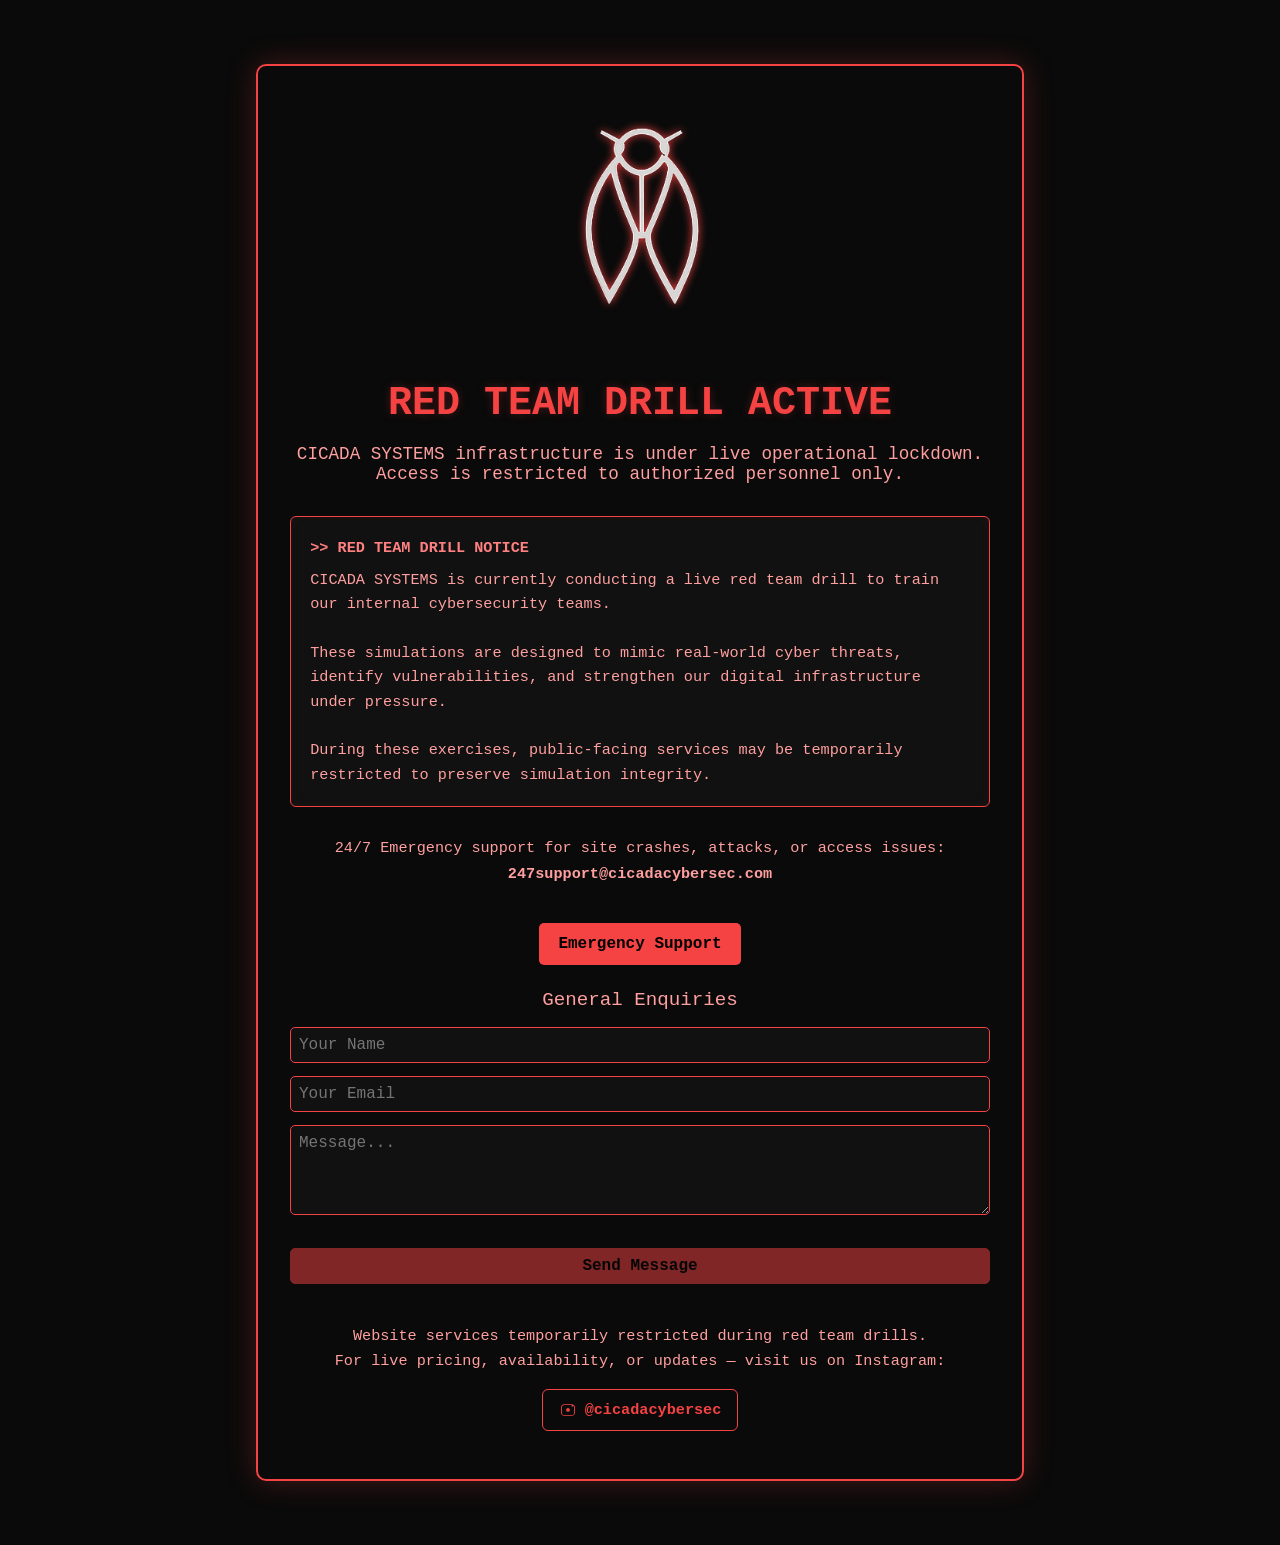
<file: index.html>
<!DOCTYPE html>
<html lang="en">
<head>
  <meta charset="UTF-8" />
  <meta name="viewport" content="width=device-width, initial-scale=1" />
  <title>CICADA SYSTEMS | RED TEAM DRILLS</title>
  <link rel="icon" href="data:," />
  <script src="https://challenges.cloudflare.com/turnstile/v0/api.js" async defer></script>
  <style>
    :root {
      --glow-red: #f54242;
      --glow-faint: #f5424240;
      --bg: #0a0a0a;
      --txt: #f54242;
      --txt-secondary: #ff9f9f;
      --font: 'Courier New', monospace;
    }

    html, body {
      margin: 0;
      padding: 2rem 0;
      background: var(--bg);
      color: var(--txt);
      font-family: var(--font);
      min-height: 100vh;
      text-align: center;
    }

    .frame {
      border: 2px solid var(--glow-red);
      border-radius: 10px;
      box-shadow: 0 0 30px var(--glow-faint);
      padding: 3rem 2rem;
      max-width: 700px;
      width: 90%;
      margin: 0 auto;
    }

    .logo {
      max-width: 130px;
      margin-bottom: 1.5rem;
      filter: drop-shadow(0 0 4px var(--glow-red));
    }

    h1 {
      font-size: 2.5rem;
      margin-bottom: 1rem;
      text-shadow: 0 0 10px var(--glow-faint);
    }

    p {
      font-size: 1.1rem;
      color: var(--txt-secondary);
      margin-bottom: 2rem;
    }

    .terminal {
      background: #111;
      padding: 1.2rem;
      border-radius: 6px;
      text-align: left;
      font-size: 0.95rem;
      line-height: 1.6;
      border: 1px solid var(--glow-red);
      box-shadow: inset 0 0 10px #f5424210;
      margin-bottom: 2rem;
      color: var(--txt-secondary);
    }

    .terminal::before {
      content: ">> RED TEAM DRILL NOTICE";
      display: block;
      margin-bottom: 0.5rem;
      color: #ff8080;
      font-weight: bold;
    }

    .support-desc {
      font-size: 0.95rem;
      color: var(--txt-secondary);
      margin-bottom: 0.5rem;
    }

    .support-email {
      font-size: 0.95rem;
      color: var(--txt-secondary);
      margin-bottom: 1rem;
    }

    .support-btn {
      display: inline-block;
      margin: 1.5rem 0;
      padding: 0.75rem 1.2rem;
      font-size: 1rem;
      color: #000;
      background-color: var(--glow-red);
      border: none;
      border-radius: 5px;
      font-weight: bold;
      text-decoration: none;
      transition: background 0.3s;
    }

    .support-btn:hover {
      background-color: #ff6b6b;
    }

    .form-heading {
      font-size: 1.2rem;
      margin-bottom: 0.8rem;
      color: var(--txt-secondary);
    }

    form {
      display: flex;
      flex-direction: column;
      gap: 0.8rem;
      margin-top: 1rem;
    }

    input, textarea, button {
      font-family: var(--font);
      font-size: 1rem;
      padding: 0.5rem;
      border: 1px solid var(--glow-red);
      background: #111;
      color: var(--txt);
      border-radius: 5px;
    }

    button {
      background-color: var(--glow-red);
      color: #000;
      font-weight: bold;
      cursor: not-allowed;
      transition: background 0.3s;
      opacity: 0.5;
    }

    button.enabled {
      cursor: pointer;
      opacity: 1;
    }

    button.enabled:hover {
      background-color: #ff6b6b;
    }

    .cf-turnstile {
      margin-top: 0.5rem;
      display: flex;
      justify-content: center;
    }

    .fallback-msg {
      margin-top: 2.5rem;
      font-size: 0.95rem;
      color: var(--txt-secondary);
      line-height: 1.6;
    }

    .insta-btn-wrap {
      margin-top: 1rem;
    }

    .insta-btn {
      display: inline-flex;
      align-items: center;
      gap: 0.5rem;
      padding: 0.5rem 1rem;
      color: var(--txt);
      border: 1px solid var(--glow-red);
      border-radius: 6px;
      text-decoration: none;
      font-weight: bold;
      transition: all 0.3s ease;
    }

    .insta-btn svg {
      transition: fill 0.3s ease;
    }

    .insta-btn:hover {
      color: #000;
      background-color: var(--glow-red);
    }

    .insta-btn:hover svg {
      fill: #000;
    }

    @media (max-width: 600px) {
      h1 { font-size: 2rem; }
      p { font-size: 1rem; }
      .terminal { font-size: 0.85rem; }
    }
  </style>
</head>
<body>
  <div class="frame">
    <img src="logo.png" alt="CICADA Logo" class="logo" />

    <h1>RED TEAM DRILL ACTIVE</h1>
    <p>
      CICADA SYSTEMS infrastructure is under live operational lockdown.<br />
      Access is restricted to authorized personnel only.
    </p>

    <div class="terminal">
      CICADA SYSTEMS is currently conducting a live red team drill to train our internal cybersecurity teams.<br><br>
      These simulations are designed to mimic real-world cyber threats, identify vulnerabilities, and strengthen our digital infrastructure under pressure.<br><br>
      During these exercises, public-facing services may be temporarily restricted to preserve simulation integrity.
    </div>

    <div class="support-desc">
      24/7 Emergency support for site crashes, attacks, or access issues:
    </div>
    <div class="support-email">
      <strong>247support@cicadacybersec.com</strong>
    </div>
    <a href="mailto:247support@cicadacybersec.com" class="support-btn">Emergency Support</a>

    <div class="form-heading">General Enquiries</div>

    <form id="contactForm">
      <input type="text" name="name" placeholder="Your Name" required />
      <input type="email" name="email" placeholder="Your Email" required />
      <textarea name="message" rows="4" placeholder="Message..." required></textarea>

      <div
        class="cf-turnstile"
        data-sitekey="0x4AAAAAABnGhBi_YROiwWOj"
        data-theme="dark"
        data-callback="turnstileCallback">
      </div>

      <button id="submitBtn" type="submit" disabled>Send Message</button>
    </form>

    <div class="fallback-msg">
      Website services temporarily restricted during red team drills.<br>
      For live pricing, availability, or updates — visit us on Instagram:
      <div class="insta-btn-wrap">
        <a href="https://instagram.com/cicadacybersec" target="_blank" class="insta-btn">
          <svg xmlns="http://www.w3.org/2000/svg" viewBox="0 0 448 512" width="18" height="18" fill="currentColor">
            <path d="M224,202a53,53,0,1,0,53,53A53,53,0,0,0,224,202Zm124-41a27,27,0,1,0-27-27A27,27,0,0,0,348,161Zm76,27c0-52.9-43.1-96-96-96H120C67.1,92,24,135.1,24,188v136c0,52.9,43.1,96,96,96h208c52.9,0,96-43.1,96-96ZM398,324a74,74,0,0,1-74,74H124a74,74,0,0,1-74-74V188a74,74,0,0,1,74-74h200a74,74,0,0,1,74,74Z"/>
          </svg>
          <span>@cicadacybersec</span>
        </a>
      </div>
    </div>
  </div>

  <script>
    function turnstileCallback() {
      const btn = document.getElementById("submitBtn");
      btn.disabled = false;
      btn.classList.add("enabled");
    }

    document.getElementById("contactForm").addEventListener("submit", async function (e) {
      e.preventDefault();

      const form = e.target;
      const data = new FormData(form);
      const obj = {};
      data.forEach((value, key) => (obj[key] = value));

      const response = await fetch("https://formspree.io/f/xanbbylk", {
        method: "POST",
        headers: { "Content-Type": "application/json" },
        body: JSON.stringify(obj),
      });

      if (response.ok) {
        form.reset();
        alert("✅ Message sent successfully.");
        document.getElementById("submitBtn").disabled = true;
        document.getElementById("submitBtn").classList.remove("enabled");
      } else {
        alert("❌ Failed to send message.");
      }
    });
  </script>
</body>
</html>
</file>
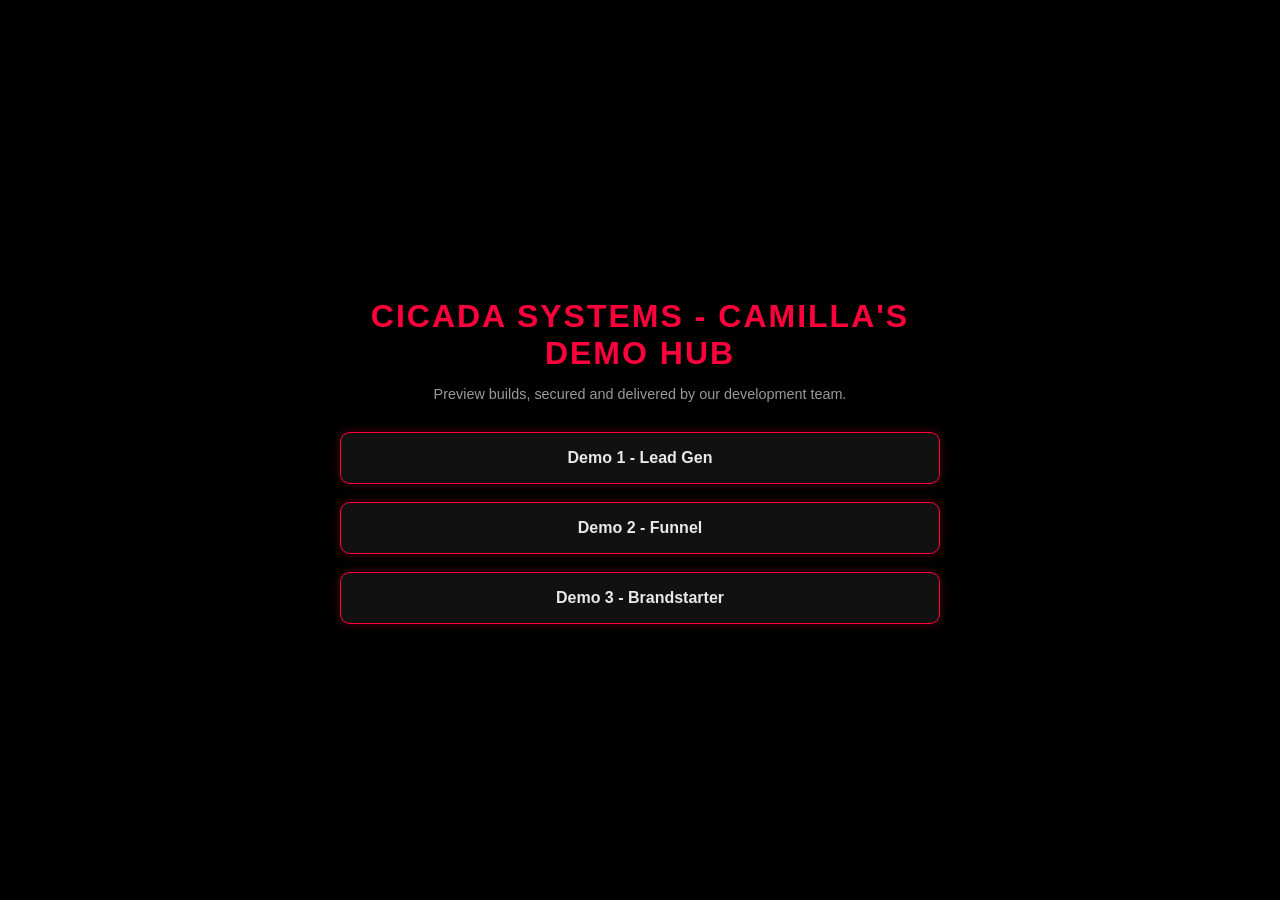
<file: camilla-demos/index.html>
<!doctype html>
<html lang="en">
<head>
  <meta charset="utf-8">
  <title>Cicada Systems - Camilla's Demo Hub</title>
  <style>
    :root {
      --bg: #000;
      --fg: #e9e9e9;
      --accent: #ff003c;
      --accent-hover: #ff335c;
      --card-bg: #111;
    }
    body {
      background: var(--bg);
      color: var(--fg);
      font-family: 'Segoe UI', Roboto, Inter, sans-serif;
      margin: 0;
      display: flex;
      align-items: center;
      justify-content: center;
      min-height: 100vh;
    }
    .wrap {
      text-align: center;
      max-width: 600px;
      padding: 40px 20px;
    }
    h1 {
      color: var(--accent);
      font-size: 2rem;
      margin-bottom: 12px;
      text-transform: uppercase;
      letter-spacing: 2px;
    }
    p {
      color: rgba(255,255,255,0.6);
      margin-bottom: 30px;
      font-size: 0.9rem;
    }
    .grid {
      display: grid;
      gap: 18px;
    }
    a {
      display: block;
      padding: 16px;
      border-radius: 10px;
      background: var(--card-bg);
      color: var(--fg);
      text-decoration: none;
      font-weight: 600;
      transition: all 0.25s ease;
      border: 1px solid var(--accent);
      box-shadow: 0 0 10px rgba(255,0,60,0.3);
    }
    a:hover {
      background: var(--accent);
      color: var(--bg);
      box-shadow: 0 0 20px rgba(255,0,60,0.6);
    }
  </style>
</head>
<body>
  <div class="wrap">
    <h1>Cicada Systems - Camilla's Demo Hub</h1>
    <p>Preview builds, secured and delivered by our development team.</p>
    <div class="grid">
      <a href="/camilla-demos/demo-1/">Demo 1 - Lead Gen</a>
      <a href="/camilla-demos/demo-2/">Demo 2 - Funnel</a>
      <a href="/camilla-demos/demo-3/">Demo 3 - Brandstarter</a>
    </div>
  </div>
</body>
</html>
</file>
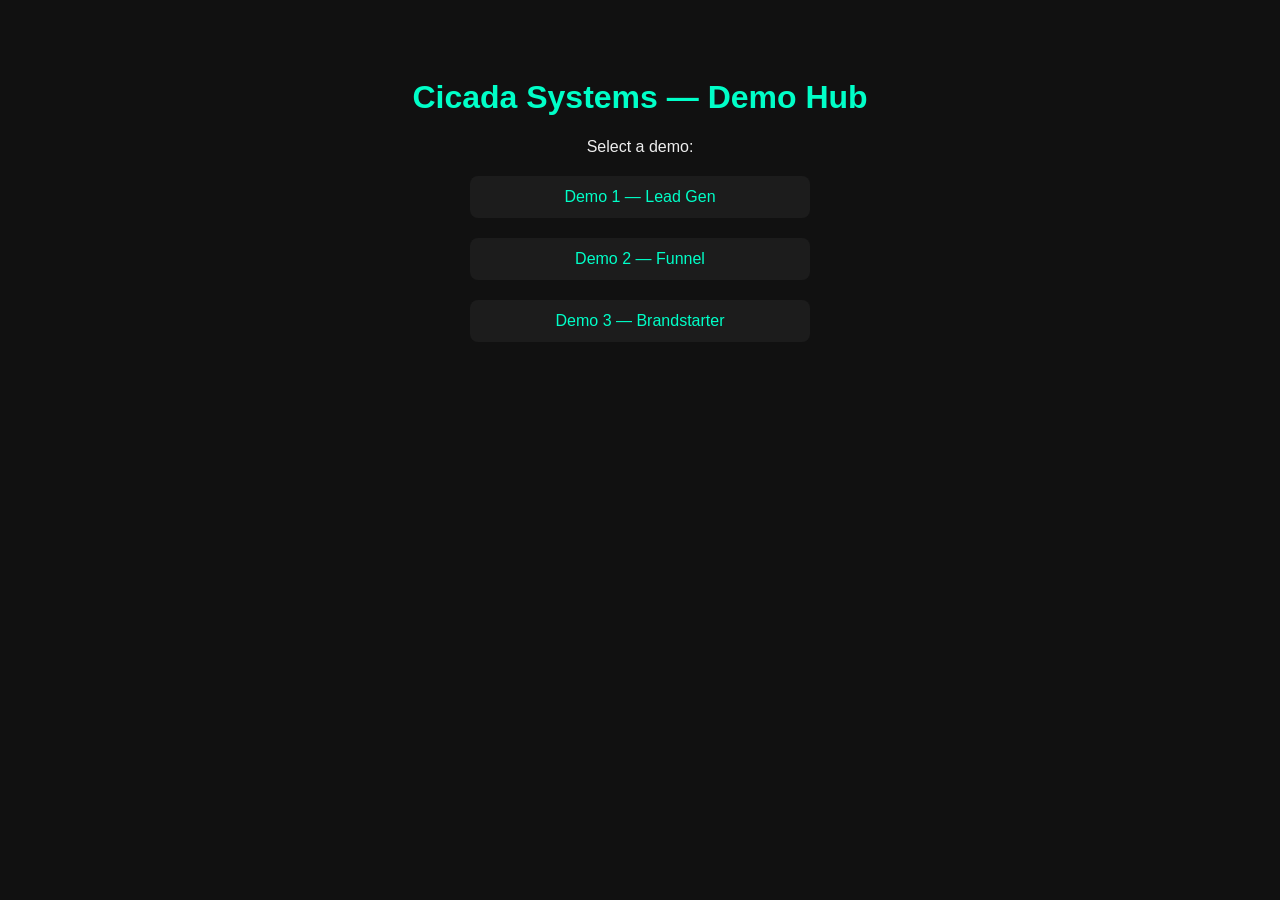
<file: demos/index.html>
<!doctype html>
<html lang="en">
<head>
  <meta charset="utf-8">
  <title>Cicada Demos</title>
  <style>
    body { background:#111; color:#eee; font-family:sans-serif; text-align:center; padding:50px; }
    h1 { color:#00ffc8; }
    a { display:block; margin:20px auto; padding:12px 20px; background:#1c1c1c; color:#00ffc8; text-decoration:none; border-radius:8px; max-width:300px; }
    a:hover { background:#00e6b4; color:#111; }
  </style>
</head>
<body>
  <h1>Cicada Systems — Demo Hub</h1>
  <p>Select a demo:</p>
  <a href="/demos/demo-1/">Demo 1 — Lead Gen</a>
  <a href="/demos/demo-2/">Demo 2 — Funnel</a>
  <a href="/demos/demo-3/">Demo 3 — Brandstarter</a>
</body>
</html>
</file>
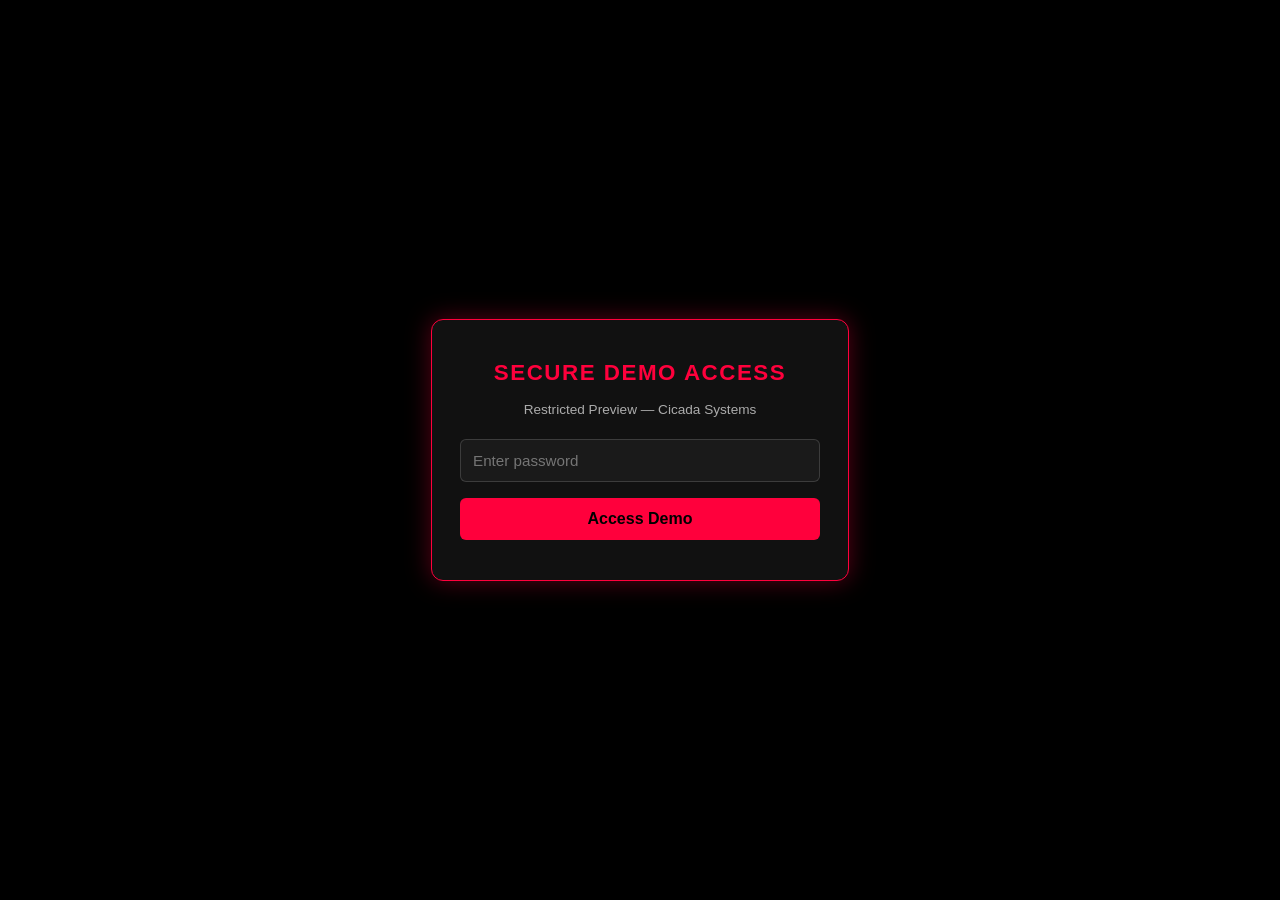
<file: camilla-demos/demo-1/index.html>
<!doctype html>
<html lang="en">
<head>
  <meta charset="utf-8">
  <title>Cicada Systems — Secure Demo Access</title>
  <style>
    :root {
      --bg: #000;
      --fg: #e9e9e9;
      --accent: #ff003c;
      --accent-hover: #ff335c;
      --card-bg: #111;
    }
    body {
      background: var(--bg);
      color: var(--fg);
      font-family: 'Segoe UI', Roboto, Inter, sans-serif;
      display: flex;
      align-items: center;
      justify-content: center;
      min-height: 100vh;
      margin: 0;
    }
    .box {
      background: var(--card-bg);
      padding: 40px 28px;
      border-radius: 12px;
      text-align: center;
      width: 100%;
      max-width: 360px;
      border: 1px solid var(--accent);
      box-shadow: 0 0 25px rgba(255,0,60,0.35);
      animation: fadeIn 0.6s ease;
    }
    h2 {
      margin: 0 0 16px;
      color: var(--accent);
      font-size: 1.4rem;
      text-transform: uppercase;
      letter-spacing: 1.5px;
    }
    p.meta {
      font-size: 0.85rem;
      color: rgba(255,255,255,0.65);
      margin-bottom: 22px;
    }
    input {
      display: block;
      width: 100%;
      box-sizing: border-box;
      padding: 12px;
      margin: 8px 0 16px;
      border: 1px solid rgba(255,255,255,0.15);
      border-radius: 6px;
      background: #1a1a1a;
      color: var(--fg);
      font-size: 0.95rem;
      transition: all 0.25s ease;
      outline: none;
    }
    input:focus {
      border: 1px solid var(--accent);
      box-shadow: 0 0 12px rgba(255,0,60,0.5);
    }
    button {
      display: block;
      width: 100%;
      box-sizing: border-box;
      padding: 12px;
      background: var(--accent);
      border: none;
      border-radius: 6px;
      font-weight: 600;
      color: var(--bg);
      cursor: pointer;
      transition: all 0.25s ease;
      font-size: 1rem;
    }
    button:hover,
    button:focus {
      background: var(--accent-hover);
      box-shadow: 0 0 18px rgba(255,0,60,0.55);
    }
    #err {
      color: #ff5c5c;
      font-size: 0.85rem;
      margin-top: 14px;
      display: none;
      animation: fadeIn 0.3s ease;
    }
    @keyframes fadeIn {
      from { opacity: 0; transform: translateY(10px); }
      to { opacity: 1; transform: translateY(0); }
    }
  </style>
</head>
<body>
  <div class="box">
    <h2>Secure Demo Access</h2>
    <p class="meta">Restricted Preview — Cicada Systems</p>
    <input id="pw" type="password" placeholder="Enter password">
    <button onclick="check()">Access Demo</button>
    <p id="err">Invalid password. Try again.</p>
  </div>

  <script>
    const correct = "cicada2025";
    function check(){
      const input = document.getElementById("pw").value.trim();
      if(input === correct){
        window.location.href = "site.html";
      } else {
        const err = document.getElementById("err");
        err.style.display = "block";
      }
    }
  </script>
</body>
</html>
</file>
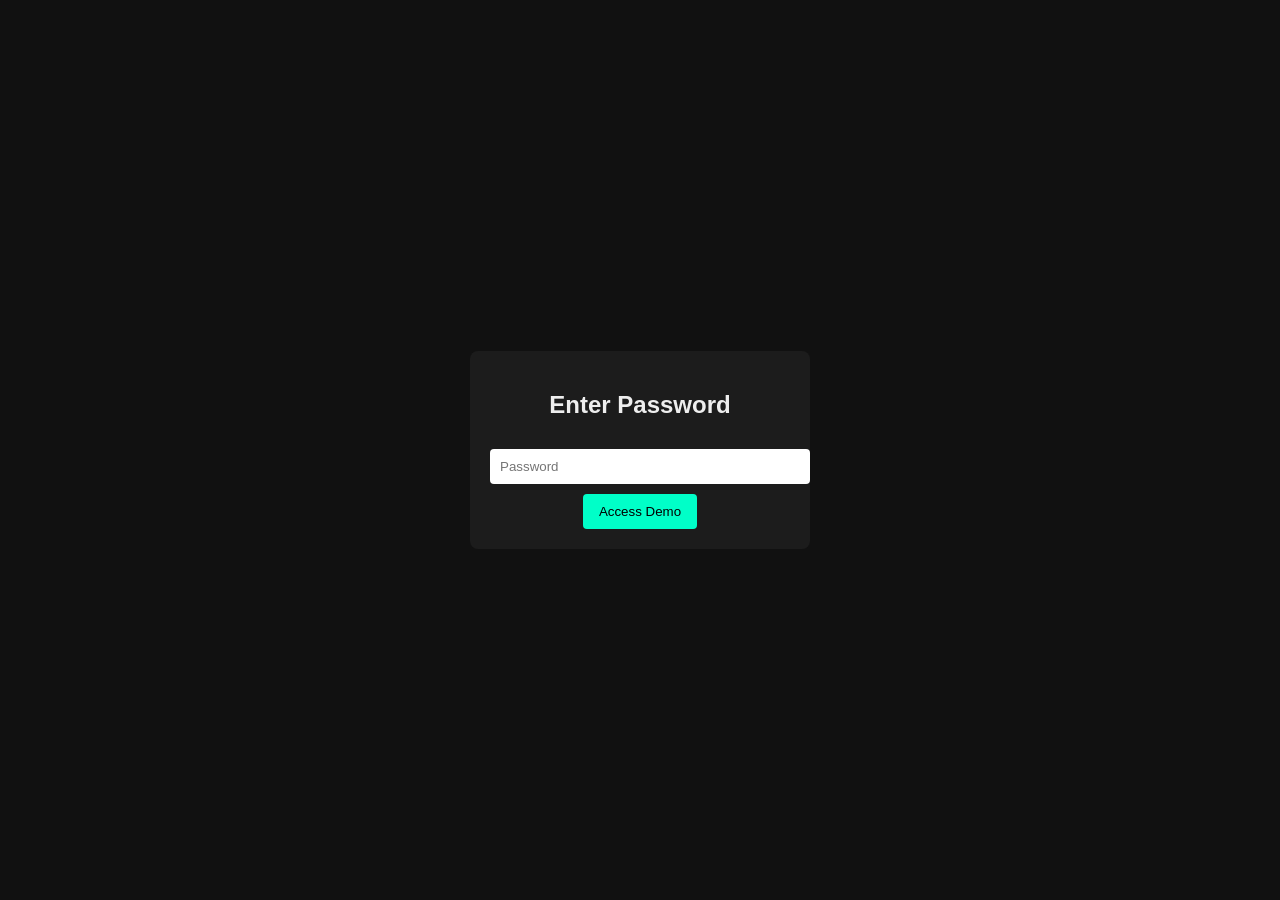
<file: demos/demo-1/index.html>
<!doctype html>
<html lang="en">
<head>
  <meta charset="utf-8" />
  <title>demo-1 Demo Access</title>
  <style>
    body{background:#111;color:#eee;font-family:sans-serif;display:flex;align-items:center;justify-content:center;height:100vh;margin:0}
    .box{background:#1c1c1c;padding:20px;border-radius:8px;text-align:center;max-width:300px;width:100%}
    input{padding:10px;width:100%;margin:10px 0;border:none;border-radius:4px}
    button{padding:10px 16px;background:#00ffc8;border:none;border-radius:4px;cursor:pointer}
    #err{color:#f66;display:none;margin-top:8px}
  </style>
</head>
<body>
  <div class="box">
    <h2>Enter Password</h2>
    <input id="pw" type="password" placeholder="Password">
    <button onclick="check()">Access Demo</button>
    <p id="err">Wrong password</p>
  </div>

  <script>
    const correct = "cicada2025"; // set your password here

    function check(){
      const input = document.getElementById("pw").value;
      if(input === correct){
        window.location.href = "site.html"; // your actual demo file
      } else {
        document.getElementById("err").style.display = "block";
      }
    }
  </script>
</body>
</html>
</file>
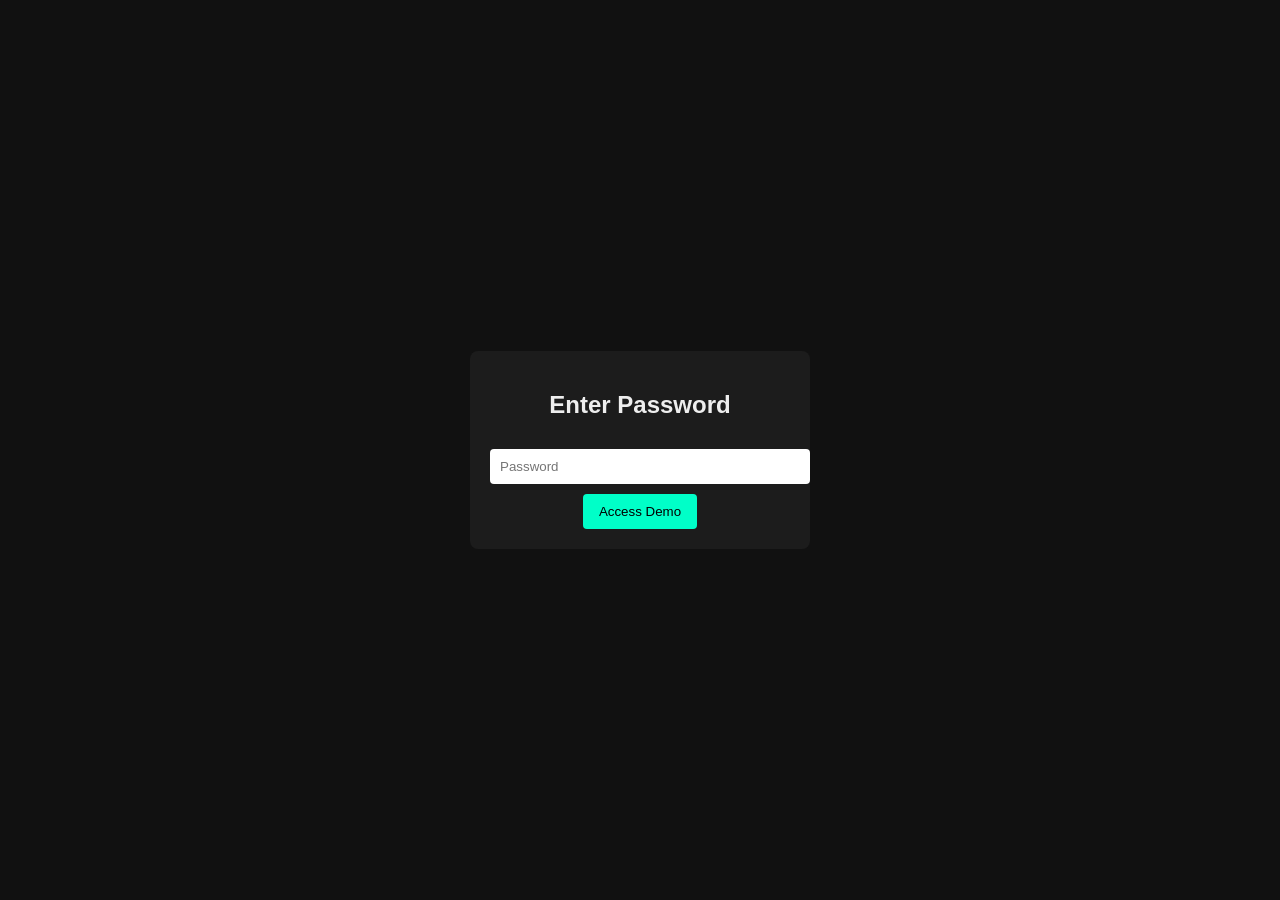
<file: demos/demo-2/index.html>
<!doctype html>
<html lang="en">
<head>
  <meta charset="utf-8" />
  <title>demo-2 Demo Access</title>
  <style>
    body{background:#111;color:#eee;font-family:sans-serif;display:flex;align-items:center;justify-content:center;height:100vh;margin:0}
    .box{background:#1c1c1c;padding:20px;border-radius:8px;text-align:center;max-width:300px;width:100%}
    input{padding:10px;width:100%;margin:10px 0;border:none;border-radius:4px}
    button{padding:10px 16px;background:#00ffc8;border:none;border-radius:4px;cursor:pointer}
    #err{color:#f66;display:none;margin-top:8px}
  </style>
</head>
<body>
  <div class="box">
    <h2>Enter Password</h2>
    <input id="pw" type="password" placeholder="Password">
    <button onclick="check()">Access Demo</button>
    <p id="err">Wrong password</p>
  </div>

  <script>
    const correct = "cicada2025"; // set your password here

    function check(){
      const input = document.getElementById("pw").value;
      if(input === correct){
        window.location.href = "site.html"; // your actual demo file
      } else {
        document.getElementById("err").style.display = "block";
      }
    }
  </script>
</body>
</html>
</file>
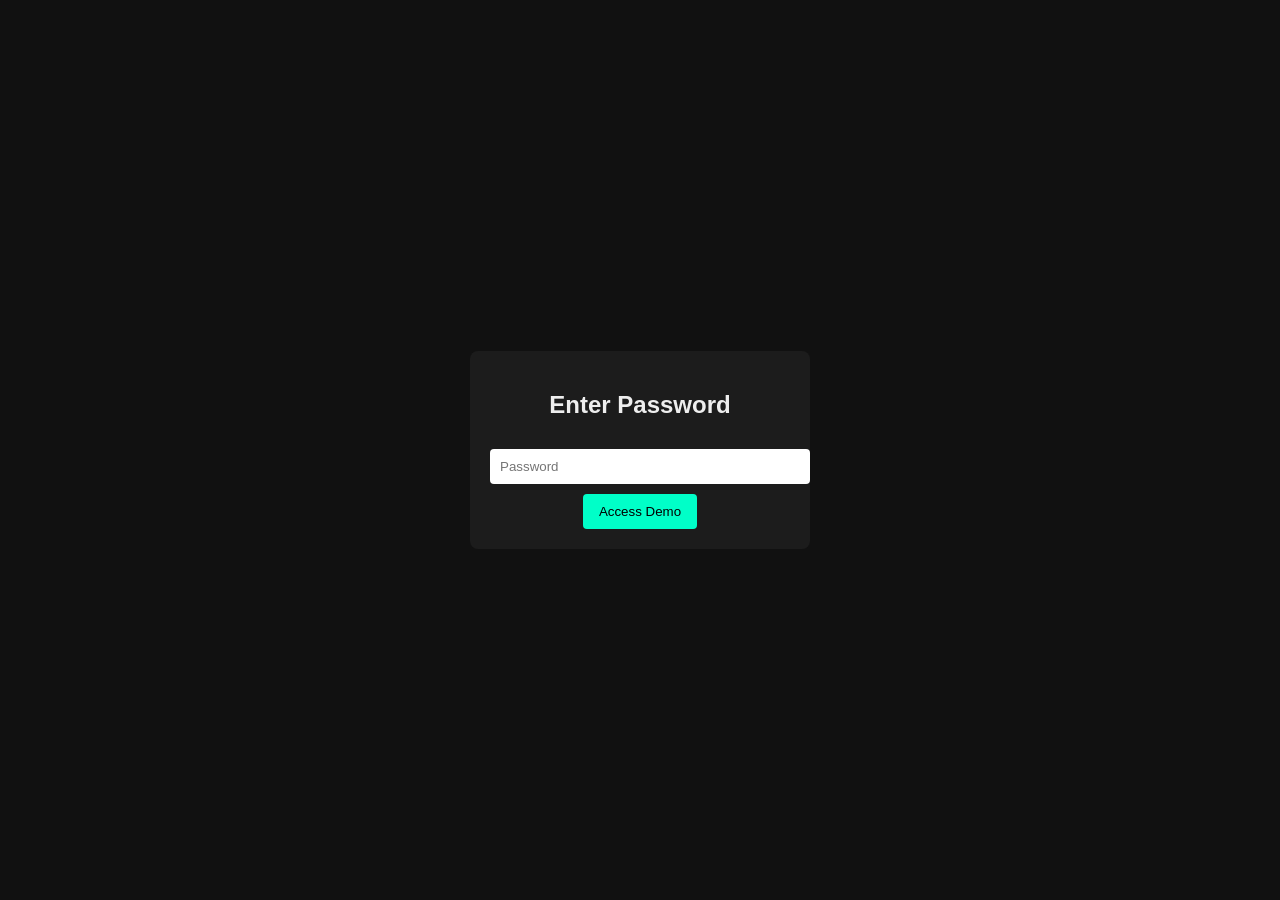
<file: demos/demo-3/index.html>
<!doctype html>
<html lang="en">
<head>
  <meta charset="utf-8" />
  <title>demo-3 Demo Access</title>
  <style>
    body{background:#111;color:#eee;font-family:sans-serif;display:flex;align-items:center;justify-content:center;height:100vh;margin:0}
    .box{background:#1c1c1c;padding:20px;border-radius:8px;text-align:center;max-width:300px;width:100%}
    input{padding:10px;width:100%;margin:10px 0;border:none;border-radius:4px}
    button{padding:10px 16px;background:#00ffc8;border:none;border-radius:4px;cursor:pointer}
    #err{color:#f66;display:none;margin-top:8px}
  </style>
</head>
<body>
  <div class="box">
    <h2>Enter Password</h2>
    <input id="pw" type="password" placeholder="Password">
    <button onclick="check()">Access Demo</button>
    <p id="err">Wrong password</p>
  </div>

  <script>
    const correct = "cicada2025"; // set your password here

    function check(){
      const input = document.getElementById("pw").value;
      if(input === correct){
        window.location.href = "site.html"; // your actual demo file
      } else {
        document.getElementById("err").style.display = "block";
      }
    }
  </script>
</body>
</html>
</file>
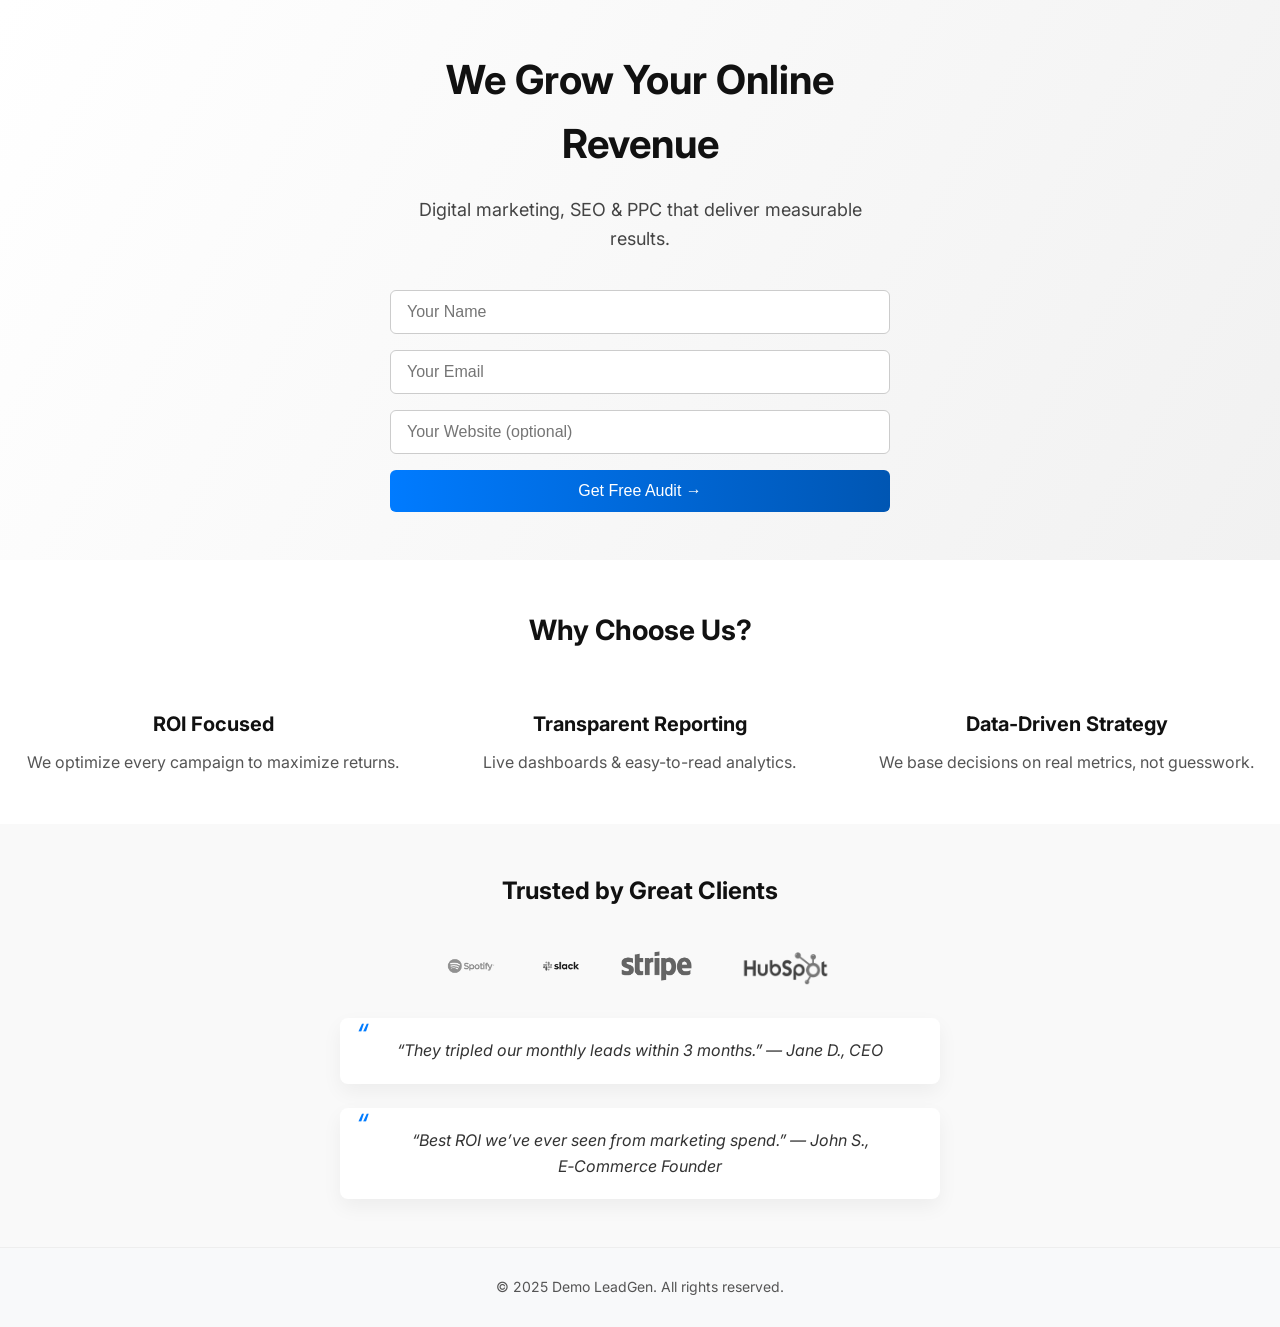
<file: camilla-demos/demo-1/site.html>
<!DOCTYPE html>
<html lang="en">
<head>
  <meta charset="utf-8" />
  <meta name="viewport" content="width=device-width, initial-scale=1" />
  <title>Demo LeadGen • Your Digital Marketing Agency</title>
  <meta name="description" content="We help businesses grow online — get a free audit today." />
  <meta name="robots" content="index, follow" />

  <!-- Open Graph / Twitter Cards -->
  <meta property="og:title" content="Demo LeadGen – Digital Marketing Agency" />
  <meta property="og:description" content="We help businesses grow online — get a free audit today." />
  <meta property="og:type" content="website" />
  <meta property="og:url" content="https://demo-leadgen.example.com/" />
  <meta property="og:image" content="https://demo-leadgen.example.com/preview-image.jpg" />
  <meta name="twitter:card" content="summary_large_image" />

  <!-- Google Fonts: Inter -->
  <link href="https://fonts.googleapis.com/css2?family=Inter:wght@400;600;700&display=swap" rel="stylesheet" />

  <!-- Main Stylesheet -->
  <link rel="stylesheet" href="css/styles.css" />
</head>
<body>
  <!-- HERO SECTION -->
  <header class="hero">
    <div class="hero-content">
      <h1 class="headline">We Grow Your Online Revenue</h1>
      <p class="subhead">Digital marketing, SEO & PPC that deliver measurable results.</p>
      <form id="lead-form" class="lead-form">
        <input type="text" name="name" placeholder="Your Name" required />
        <input type="email" name="email" placeholder="Your Email" required />
        <input type="text" name="website" placeholder="Your Website (optional)" />
        <button type="submit" class="btn-primary">Get Free Audit →</button>
      </form>
    </div>
  </header>

  <!-- BENEFITS SECTION -->
  <section class="benefits">
    <h2>Why Choose Us?</h2>
    <div class="benefit-items">
      <div class="benefit">
        <h3>ROI Focused</h3>
        <p>We optimize every campaign to maximize returns.</p>
      </div>
      <div class="benefit">
        <h3>Transparent Reporting</h3>
        <p>Live dashboards & easy-to-read analytics.</p>
      </div>
      <div class="benefit">
        <h3>Data-Driven Strategy</h3>
        <p>We base decisions on real metrics, not guesswork.</p>
      </div>
    </div>
  </section>

  <!-- SOCIAL PROOF SECTION -->
  <section class="social-proof">
    <h2>Trusted by Great Clients</h2>
    <div class="logos">
      <img src="images/spotify.png" alt="Spotify logo" />
      <img src="images/slack.png" alt="Slack logo" />
      <img src="images/stripe.png" alt="Stripe logo" />
      <img src="images/hubspot.png" alt="Hubspot logo" />
    </div>
    <div class="testimonials">
      <blockquote>
        “They tripled our monthly leads within 3 months.” — Jane D., CEO
      </blockquote>
      <blockquote>
        “Best ROI we’ve ever seen from marketing spend.” — John S., E‑Commerce Founder
      </blockquote>
    </div>
  </section>

  <!-- FOOTER -->
  <footer class="footer">
    <p>© 2025 Demo LeadGen. All rights reserved.</p>
  </footer>

  <!-- MAIN JS -->
  <script src="js/main.js"></script>
</body>
</html>
</file>
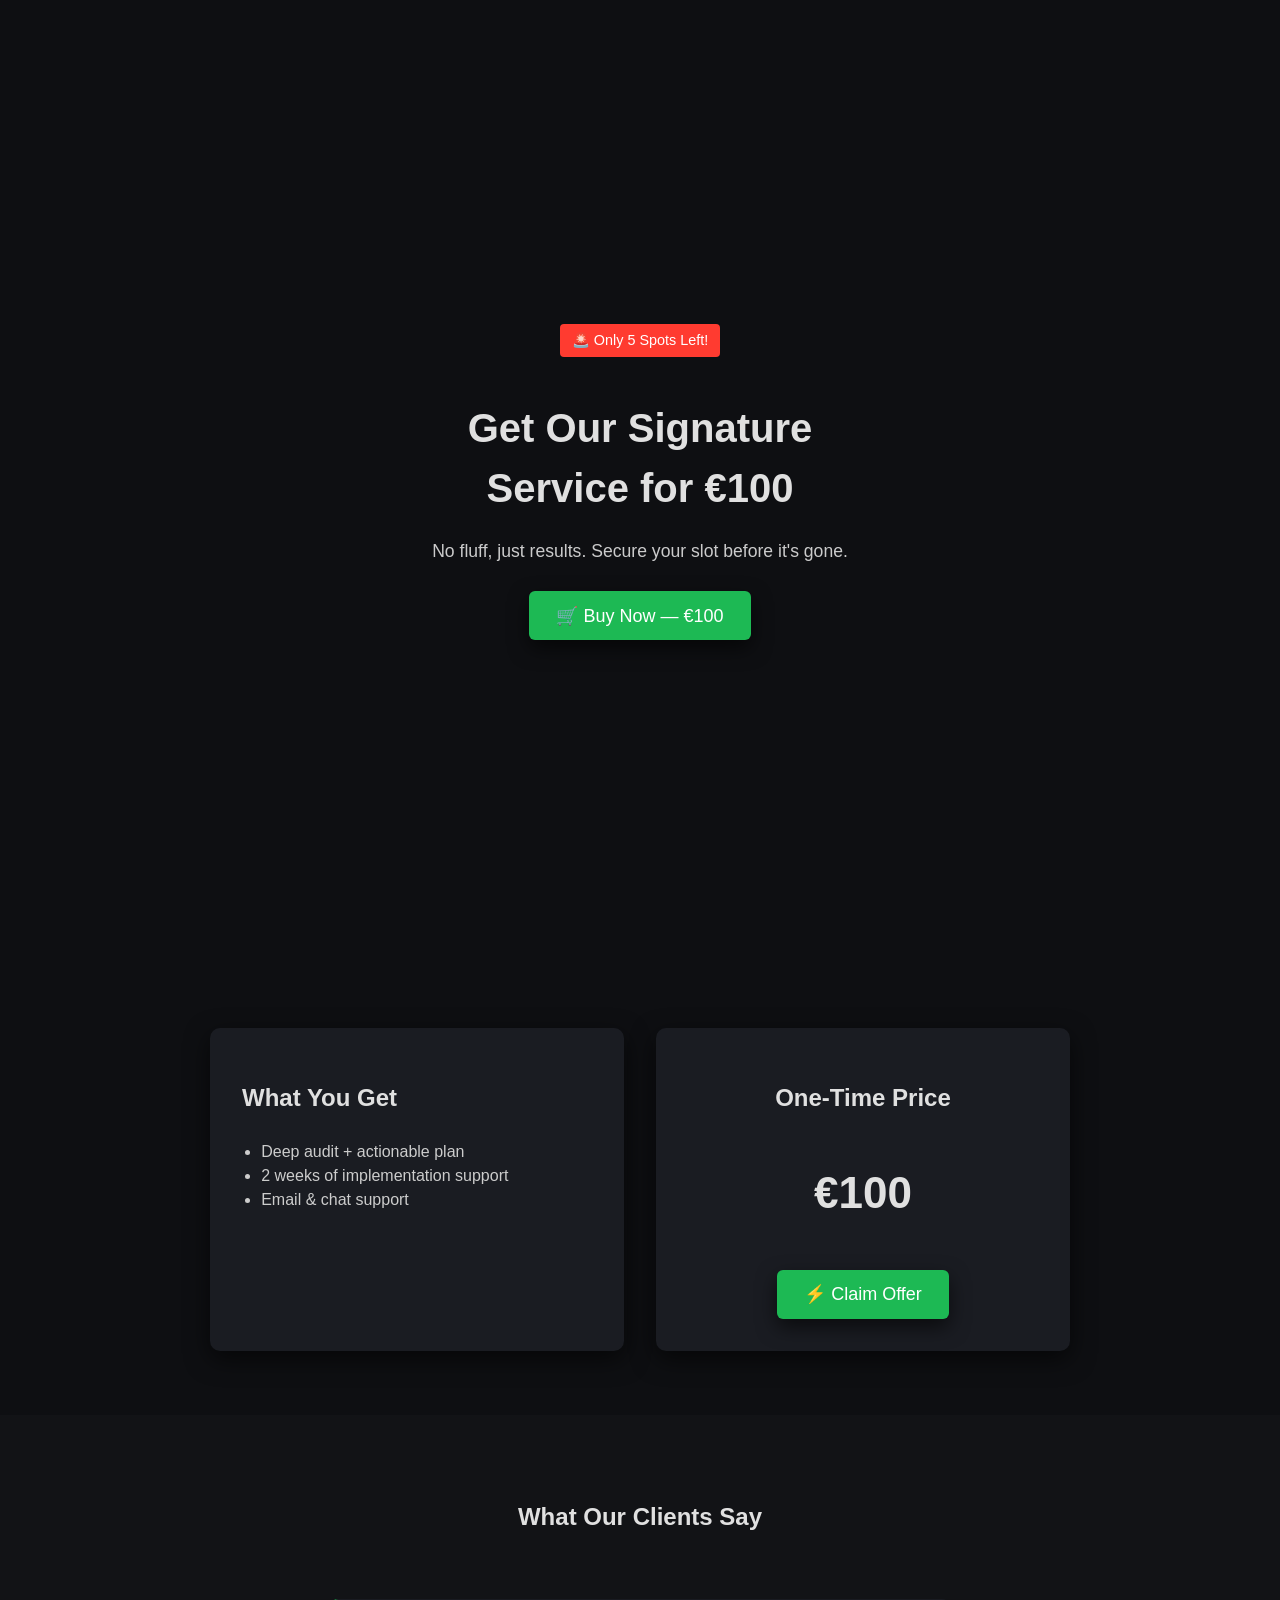
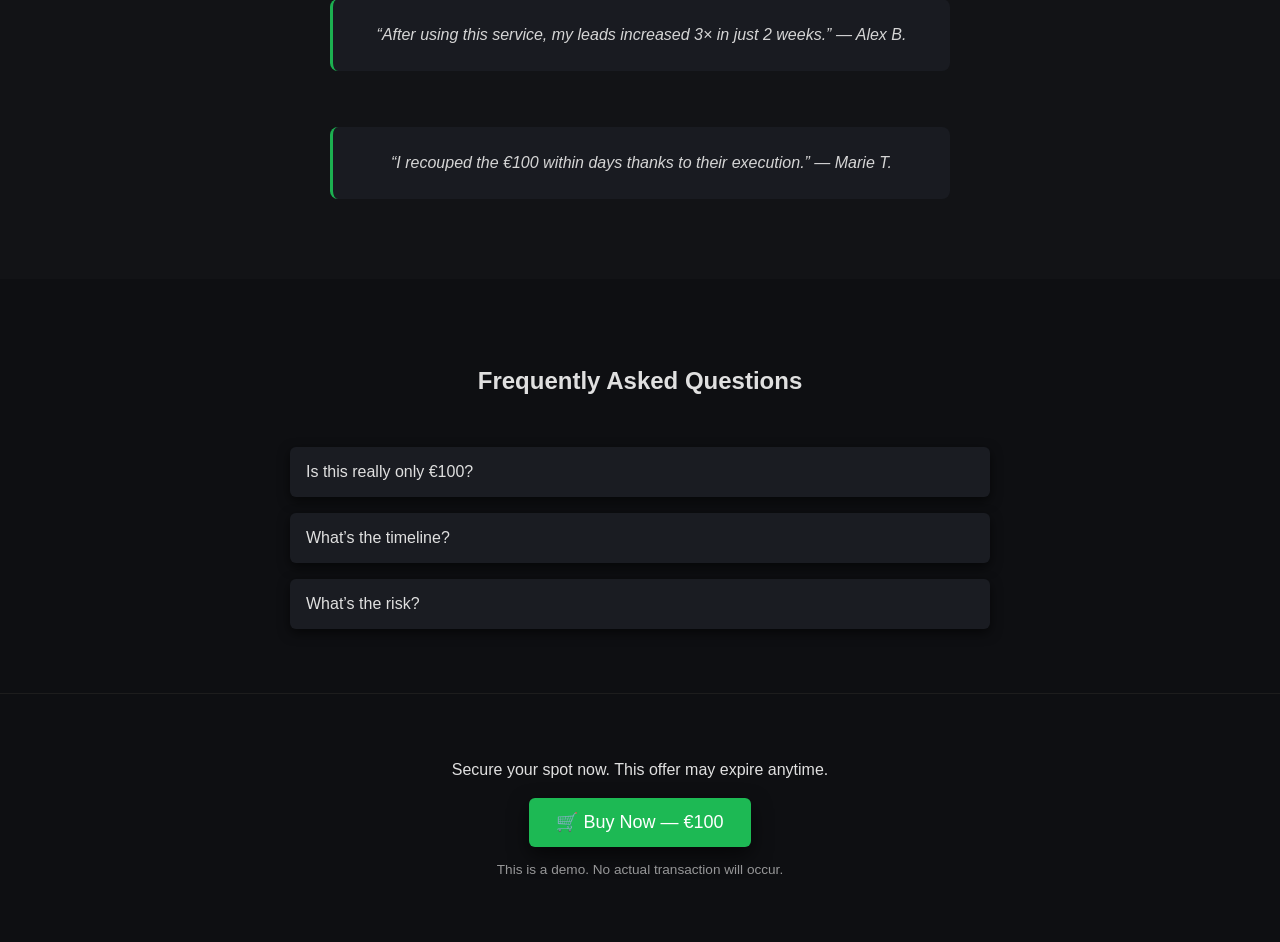
<file: camilla-demos/demo-2/site.html>
<!DOCTYPE html>
<html lang="en" data-theme="dark">
<head>
  <meta charset="utf-8" />
  <meta name="viewport" content="width=device-width, initial-scale=1" />
  <title>Demo Funnel • €100 Service Offer</title>
  <meta name="description" content="Get our expert service for only €100 — limited spots." />

  <!-- Open Graph / Social -->
  <meta property="og:title" content="Limited Offer: €100 Service" />
  <meta property="og:description" content="Secure your spot now — only a few left." />
  <meta property="og:type" content="website" />
  <meta property="og:url" content="https://demo-funnel.example.com/" />
  <meta property="og:image" content="https://demo-funnel.example.com/preview.png" />
  <meta name="twitter:card" content="summary_large_image" />

  <!-- Google Font -->
  <link href="https://fonts.googleapis.com/css2?family=Inter:wght@400;600;700&display=swap" rel="stylesheet">

  <!-- Stylesheet -->
  <link rel="stylesheet" href="css/funnel.css" />
</head>
<body>
  <!-- Hero / Offer -->
  <header class="hero">
    <div class="hero-inner">
      <div class="badge scarcity" data-countdown="5">🚨 Only 5 Spots Left!</div>
      <h1 class="hero-title">Get Our Signature Service for €100</h1>
      <p class="hero-sub">No fluff, just results. Secure your slot before it's gone.</p>
      <button id="cta-top" class="btn-cta" aria-label="Buy now for 100 Euros">
        🛒 Buy Now — €100
      </button>
    </div>
  </header>

  <!-- Pricing / Offer details -->
  <section class="offer-section">
    <div class="offer-inner">
      <div class="offer-card">
        <h2>What You Get</h2>
        <ul>
          <li>Deep audit + actionable plan</li>
          <li>2 weeks of implementation support</li>
          <li>Email & chat support</li>
        </ul>
      </div>
      <div class="offer-card price-card">
        <h2>One-Time Price</h2>
        <div class="price">€100</div>
        <button id="cta-mid" class="btn-cta" aria-label="Claim this offer">
          ⚡ Claim Offer
        </button>
      </div>
    </div>
  </section>

  <!-- Testimonials -->
  <section class="testimonials-section">
    <h2>What Our Clients Say</h2>
    <div class="testimonials">
      <blockquote>
        “After using this service, my leads increased 3× in just 2 weeks.” — Alex B.
      </blockquote>
      <blockquote>
        “I recouped the €100 within days thanks to their execution.” — Marie T.
      </blockquote>
    </div>
  </section>

  <!-- FAQ -->
  <section class="faq-section">
    <h2>Frequently Asked Questions</h2>
    <div class="faq-list">
      <div class="faq-item">
        <button class="faq-question" aria-expanded="false">Is this really only €100?</button>
        <div class="faq-answer">Yes — introductory pricing to build case studies. No hidden fees.</div>
      </div>
      <div class="faq-item">
        <button class="faq-question" aria-expanded="false">What’s the timeline?</button>
        <div class="faq-answer">We deliver the audit within 48h, then 2 weeks support.</div>
      </div>
      <div class="faq-item">
        <button class="faq-question" aria-expanded="false">What’s the risk?</button>
        <div class="faq-answer">We guarantee we’ll deliver value — if not, you can request a review.</div>
      </div>
    </div>
  </section>

  <!-- Footer / Final CTA -->
  <footer class="footer">
    <div class="footer-inner">
      <p>Secure your spot now. This offer may expire anytime.</p>
      <button id="cta-bottom" class="btn-cta" aria-label="Buy now for 100 Euros">
        🛒 Buy Now — €100
      </button>
      <p class="disclaimer">This is a demo. No actual transaction will occur.</p>
    </div>
  </footer>

  <script src="js/funnel.js"></script>
</body>
</html>
</file>
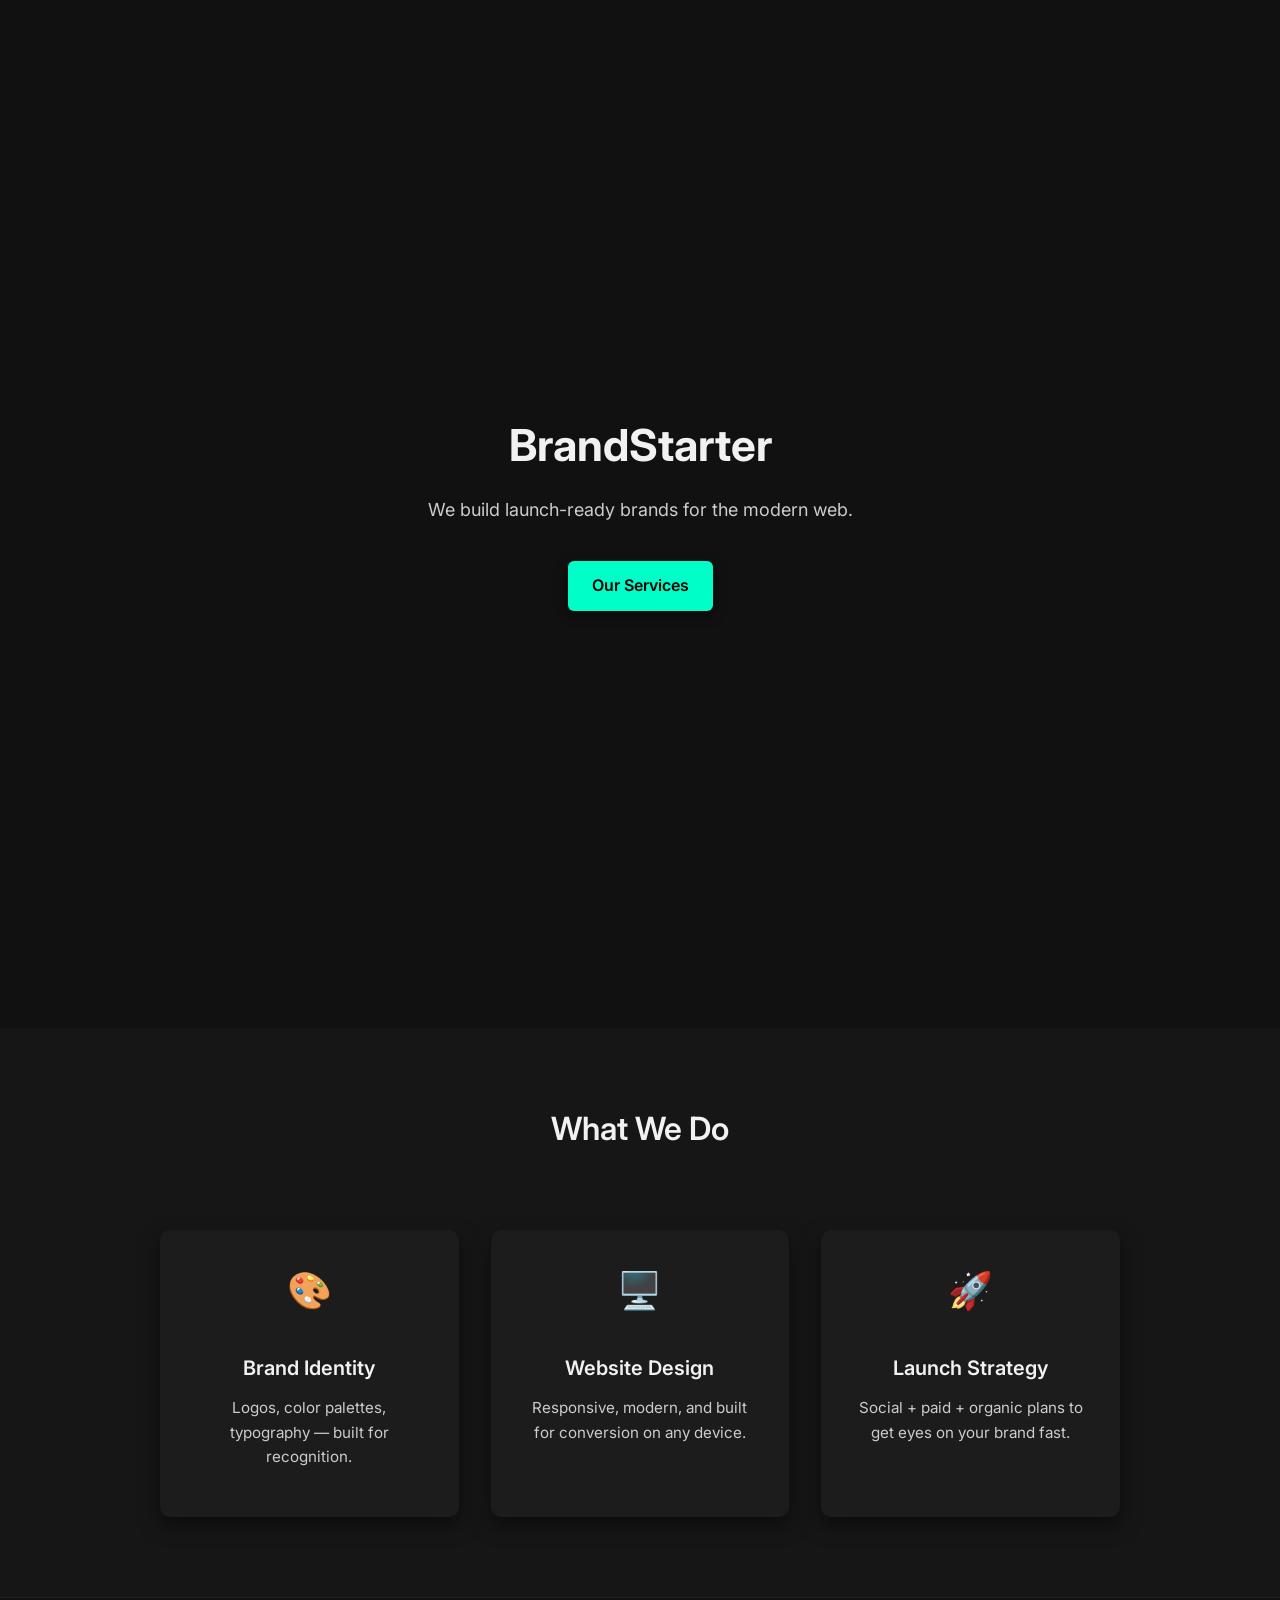
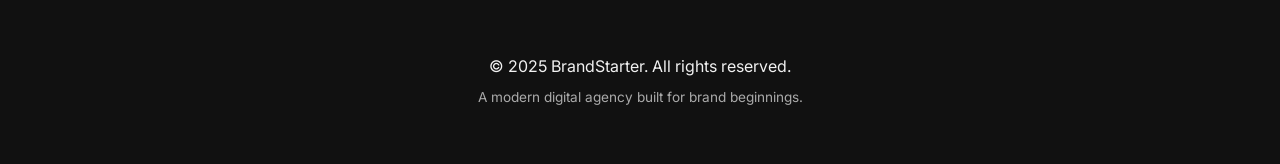
<file: camilla-demos/demo-3/site.html>
<!DOCTYPE html>
<html lang="en" data-theme="dark">
<head>
  <meta charset="UTF-8" />
  <meta name="viewport" content="width=device-width, initial-scale=1.0" />
  <title>BrandStarter • Digital Agency</title>
  <meta name="description" content="Launch your brand with a modern, mobile-first digital agency." />

  <!-- Google Font -->
  <link href="https://fonts.googleapis.com/css2?family=Inter:wght@400;600;700&display=swap" rel="stylesheet">

  <!-- Styles -->
  <link rel="stylesheet" href="css/brandstarter.css" />

  <!-- Smooth scroll -->
  <style>
    html {
      scroll-behavior: smooth;
    }
  </style>
</head>
<body>
  <!-- Hero Section -->
  <header class="hero">
    <div class="hero-inner container">
      <h1 class="headline">BrandStarter</h1>
      <p class="subhead">We build launch-ready brands for the modern web.</p>
      <a href="#services" class="btn-cta">Our Services</a>
    </div>
  </header>

  <!-- Services Section -->
  <section id="services" class="services">
    <div class="services-inner container">
      <h2 class="section-title">What We Do</h2>
      <div class="service-grid">
        <div class="service-card">
          <div class="icon">🎨</div>
          <h3>Brand Identity</h3>
          <p>Logos, color palettes, typography — built for recognition.</p>
        </div>
        <div class="service-card">
          <div class="icon">🖥️</div>
          <h3>Website Design</h3>
          <p>Responsive, modern, and built for conversion on any device.</p>
        </div>
        <div class="service-card">
          <div class="icon">🚀</div>
          <h3>Launch Strategy</h3>
          <p>Social + paid + organic plans to get eyes on your brand fast.</p>
        </div>
      </div>
    </div>
  </section>

  <!-- Footer -->
  <footer class="footer">
    <div class="footer-inner container">
      <p>© 2025 BrandStarter. All rights reserved.</p>
      <p class="note">A modern digital agency built for brand beginnings.</p>
    </div>
  </footer>

  <!-- Scripts -->
  <script src="js/brandstarter.js"></script>
</body>
</html>
</file>
<file: camilla-demos/demo-1/css/styles.css>
/* ------------------------------
   PREMIUM LANDING PAGE STYLE
------------------------------ */

/* Import Google Font */
@import url('https://fonts.googleapis.com/css2?family=Inter:wght@400;600;700&display=swap');

/* Reset & Base */
* {
  margin: 0;
  padding: 0;
  box-sizing: border-box;
}
body {
  font-family: 'Inter', sans-serif;
  background-color: #fff;
  color: #111;
  line-height: 1.6;
  -webkit-font-smoothing: antialiased;
}
a {
  text-decoration: none;
  color: inherit;
}
img {
  max-width: 100%;
  height: auto;
  display: block;
}

/* HERO SECTION */
.hero {
  background: linear-gradient(120deg, #ffffff, #f1f1f1);
  padding: 3em 1em;
  text-align: center;
}
.hero-content {
  max-width: 500px;
  margin: 0 auto;
}
.headline {
  font-size: 2.5rem;
  font-weight: 700;
  margin-bottom: 0.5em;
}
.subhead {
  font-size: 1.125rem;
  color: #444;
  margin-bottom: 2em;
}

/* FORM */
.lead-form {
  display: flex;
  flex-direction: column;
  gap: 1em;
}
.lead-form input {
  padding: 0.75em 1em;
  border: 1px solid #ccc;
  border-radius: 6px;
  font-size: 1rem;
  transition: border 0.2s;
}
.lead-form input:focus {
  border-color: #007bff;
  outline: none;
}
.btn-primary {
  background: linear-gradient(90deg, #007BFF, #0056b3);
  color: white;
  padding: 0.75em 1.25em;
  font-size: 1rem;
  border: none;
  border-radius: 6px;
  cursor: pointer;
  transition: background 0.3s;
}
.btn-primary:hover {
  background: linear-gradient(90deg, #0056b3, #003f88);
}

/* BENEFITS SECTION */
.benefits {
  padding: 3em 1em;
  text-align: center;
  background-color: #fff;
}
.benefits h2 {
  font-size: 1.75rem;
  margin-bottom: 2em;
}
.benefit-items {
  display: grid;
  gap: 2em;
}
.benefit h3 {
  font-size: 1.25rem;
  margin-bottom: 0.5em;
}
.benefit p {
  color: #555;
}
@media (min-width: 768px) {
  .benefit-items {
    grid-template-columns: repeat(3, 1fr);
  }
}

/* SOCIAL PROOF SECTION */
.social-proof {
  background-color: #f9f9f9;
  padding: 3em 1em;
  text-align: center;
}
.social-proof h2 {
  font-size: 1.5rem;
  margin-bottom: 1.5em;
}
.logos {
  display: flex;
  flex-wrap: wrap;
  justify-content: center;
  gap: 1.5em;
  margin-bottom: 2em;
}
.logos img {
  height: 40px;
  width: auto;
  object-fit: contain;
  margin: 0 0.5em;
  filter: grayscale(100%) brightness(0.8);
  opacity: 0.9;
  transition: transform 0.3s ease, filter 0.3s ease, opacity 0.3s;
}
.logos img:hover {
  transform: scale(1.05);
  filter: grayscale(0%) brightness(1);
  opacity: 1;
}

/* TESTIMONIALS */
.testimonials {
  display: grid;
  gap: 1.5em;
  font-style: italic;
  color: #333;
  max-width: 600px;
  margin: 0 auto;
}
.testimonials blockquote {
  position: relative;
  background: #fff;
  padding: 1.25em 1.5em;
  border-radius: 8px;
  box-shadow: 0 8px 20px rgba(0, 0, 0, 0.05);
  font-size: 1rem;
  line-height: 1.6;
}
.testimonials blockquote::before {
  content: "“";
  position: absolute;
  left: 0.5em;
  top: -0.25em;
  font-size: 2em;
  color: #007BFF;
}

/* FOOTER */
.footer {
  border-top: 1px solid #eee;
  padding: 2em 1em;
  background-color: #f8f9fa;
  color: #555;
  text-align: center;
  font-size: 0.875rem;
}
</file>
<file: camilla-demos/demo-2/css/funnel.css>
/* -----------------------------
   Premium Dark Funnel Styling
------------------------------ */

:root {
  --bg: #0e0f12;
  --fg: #e0e0e0;
  --accent: #1db954; /* green accent */
  --accent-dark: #17a143;
  --card-bg: #1a1c22;
  --shadow: rgba(0, 0, 0, 0.6);
}

[data-theme="dark"] {
  background-color: var(--bg);
  color: var(--fg);
}

body {
  margin: 0;
  font-family: 'Segoe UI', Tahoma, sans-serif;
  line-height: 1.5;
  color: var(--fg);
  background: var(--bg);
  -webkit-font-smoothing: antialiased;
}

a {
  color: var(--accent);
  text-decoration: none;
}

button {
  font-family: inherit;
}

img {
  display: block;
  max-width: 100%;
  height: auto;
}

/* HERO SECTION */
.hero {
  min-height: 100vh;
  display: flex;
  align-items: center;
  justify-content: center;
  text-align: center;
  padding: 2em 1em;
  background: var(--bg);
}

.hero-inner {
  max-width: 480px;
}

.badge.scarcity {
  display: inline-block;
  background: #ff3b30;
  color: white;
  padding: 0.4em 0.8em;
  font-size: 0.9rem;
  border-radius: 4px;
  margin-bottom: 1em;
  animation: pulse 2s infinite;
}

@keyframes pulse {
  0% { transform: scale(1); }
  50% { transform: scale(1.05); }
  100% { transform: scale(1); }
}

.hero-title {
  font-size: 2.5rem;
  font-weight: 600;
  margin-bottom: 0.5em;
}

.hero-sub {
  font-size: 1.1rem;
  margin-bottom: 1.5em;
  opacity: 0.9;
}

/* CTA BUTTON */
.btn-cta {
  background: var(--accent);
  color: #fff;
  border: none;
  padding: 0.75em 1.5em;
  font-size: 1.125rem;
  border-radius: 6px;
  cursor: pointer;
  box-shadow: 0 8px 20px var(--shadow);
  transition: background 0.3s ease, transform 0.2s ease;
}

.btn-cta:hover {
  background: var(--accent-dark);
  transform: translateY(-2px);
}

/* OFFER SECTION */
.offer-section {
  padding: 4em 1em;
}

.offer-inner {
  max-width: 860px;
  margin: 0 auto;
  display: grid;
  gap: 2em;
}

.offer-card {
  background: var(--card-bg);
  padding: 2em;
  border-radius: 10px;
  box-shadow: 0 8px 24px var(--shadow);
  color: var(--fg);
}

.offer-card h2 {
  margin-bottom: 1em;
  font-size: 1.5rem;
}

.offer-card ul {
  list-style-type: disc;
  padding-left: 1.2em;
  color: #ccc;
}

.price-card {
  text-align: center;
}

.price-card .price {
  font-size: 2.75rem;
  margin: 1em 0;
  font-weight: bold;
}

/* TESTIMONIALS */
.testimonials-section {
  padding: 4em 1em;
  background: #121316;
  text-align: center;
}

.testimonials-section h2 {
  margin-bottom: 2em;
}

.testimonials {
  max-width: 700px;
  margin: 0 auto;
  display: grid;
  gap: 1.5em;
}

.testimonials blockquote {
  background: var(--card-bg);
  padding: 1.5em;
  border-left: 3px solid var(--accent);
  border-radius: 8px;
  font-size: 1rem;
  opacity: 0.95;
  font-style: italic;
}

/* FAQ SECTION */
.faq-section {
  padding: 4em 1em;
}

.faq-section h2 {
  text-align: center;
  margin-bottom: 2em;
}

.faq-list {
  max-width: 700px;
  margin: 0 auto;
}

.faq-item + .faq-item {
  margin-top: 1em;
}

.faq-question {
  width: 100%;
  background: var(--card-bg);
  color: var(--fg);
  padding: 1em;
  border: none;
  font-size: 1rem;
  border-radius: 6px;
  cursor: pointer;
  text-align: left;
  box-shadow: 0 4px 12px var(--shadow);
}

.faq-answer {
  max-height: 0;
  overflow: hidden;
  background: var(--card-bg);
  padding: 0 1em;
  transition: max-height 0.3s ease, padding 0.3s ease;
  font-size: 0.95rem;
  color: var(--fg);
}

.faq-item.open .faq-answer {
  max-height: 12em;
  padding: 1em;
}

/* FOOTER */
.footer {
  padding: 3em 1em;
  text-align: center;
  background: var(--bg);
  color: var(--fg);
  border-top: 1px solid #1d1d1d;
}

.footer-inner {
  max-width: 520px;
  margin: 0 auto;
}

.disclaimer {
  margin-top: 1em;
  font-size: 0.85rem;
  opacity: 0.65;
}

/* Responsive */
@media (min-width: 768px) {
  .offer-inner {
    grid-template-columns: 1fr 1fr;
  }
}
</file>
<file: camilla-demos/demo-3/css/brandstarter.css>
:root {
  --bg: #111111;
  --fg: #f1f1f1;
  --accent: #00ffc8;
  --accent-hover: #00e6b4;
  --card-bg: #1c1c1c;
  --font: 'Inter', sans-serif;
  --shadow: rgba(0, 0, 0, 0.5);
}

[data-theme="dark"] {
  background-color: var(--bg);
  color: var(--fg);
}

body {
  margin: 0;
  font-family: var(--font);
  line-height: 1.6;
  background: var(--bg);
  color: var(--fg);
  -webkit-font-smoothing: antialiased;
}

h1, h2, h3 {
  margin: 0 0 0.5em 0;
  line-height: 1.3;
}

a {
  color: var(--accent);
  text-decoration: none;
}

img {
  max-width: 100%;
  height: auto;
  display: block;
}

.container {
  max-width: 960px;
  margin: 0 auto;
  padding: 0 1rem;
}

/* ----------------------
   Hero
---------------------- */
.hero {
  min-height: 100vh;
  display: flex;
  align-items: center;
  justify-content: center;
  text-align: center;
  padding: 4em 1.5em;
  background: var(--bg);
}
.hero-inner {
  max-width: 640px;
}
.headline {
  font-size: 2.75rem;
  font-weight: 700;
  margin-bottom: 0.5em;
}
.subhead {
  font-size: 1.125rem;
  color: #ccc;
  margin-bottom: 2em;
}
.btn-cta {
  display: inline-block;
  padding: 0.75em 1.5em;
  background: var(--accent);
  color: #000;
  border-radius: 6px;
  font-weight: 600;
  font-size: 1rem;
  transition: background 0.3s ease, transform 0.2s ease;
  box-shadow: 0 4px 12px var(--shadow);
}
.btn-cta:hover {
  background: var(--accent-hover);
  transform: translateY(-2px);
}

/* ----------------------
   Services
---------------------- */
.services {
  padding: 5em 1.5em;
  background: #161616;
  text-align: center;
}
.services h2.section-title {
  font-size: 2rem;
  font-weight: 600;
  margin-bottom: 2.5em;
}
.service-grid {
  display: grid;
  gap: 2em;
}
.service-card {
  background: var(--card-bg);
  border-radius: 10px;
  padding: 2em;
  box-shadow: 0 8px 20px var(--shadow);
  transition: transform 0.3s ease, box-shadow 0.3s ease;
}
.service-card:hover {
  transform: translateY(-5px);
  box-shadow: 0 12px 24px rgba(0, 255, 200, 0.1);
}
.service-card .icon {
  font-size: 2.25rem;
  margin-bottom: 1em;
}
.service-card h3 {
  font-size: 1.25rem;
  font-weight: 600;
  margin-bottom: 0.5em;
}
.service-card p {
  color: #ccc;
  font-size: 0.95rem;
}

/* ----------------------
   Footer
---------------------- */
.footer {
  background: var(--bg);
  text-align: center;
  padding: 3em 1em;
  border-top: 1px solid #222;
}
.footer-inner {
  max-width: 600px;
  margin: 0 auto;
}
.footer p {
  margin: 0.5em 0;
}
.footer .note {
  font-size: 0.85rem;
  color: #aaa;
}

/* ----------------------
   Responsive
---------------------- */
@media (min-width: 768px) {
  .service-grid {
    grid-template-columns: repeat(3, 1fr);
  }
}
</file>
